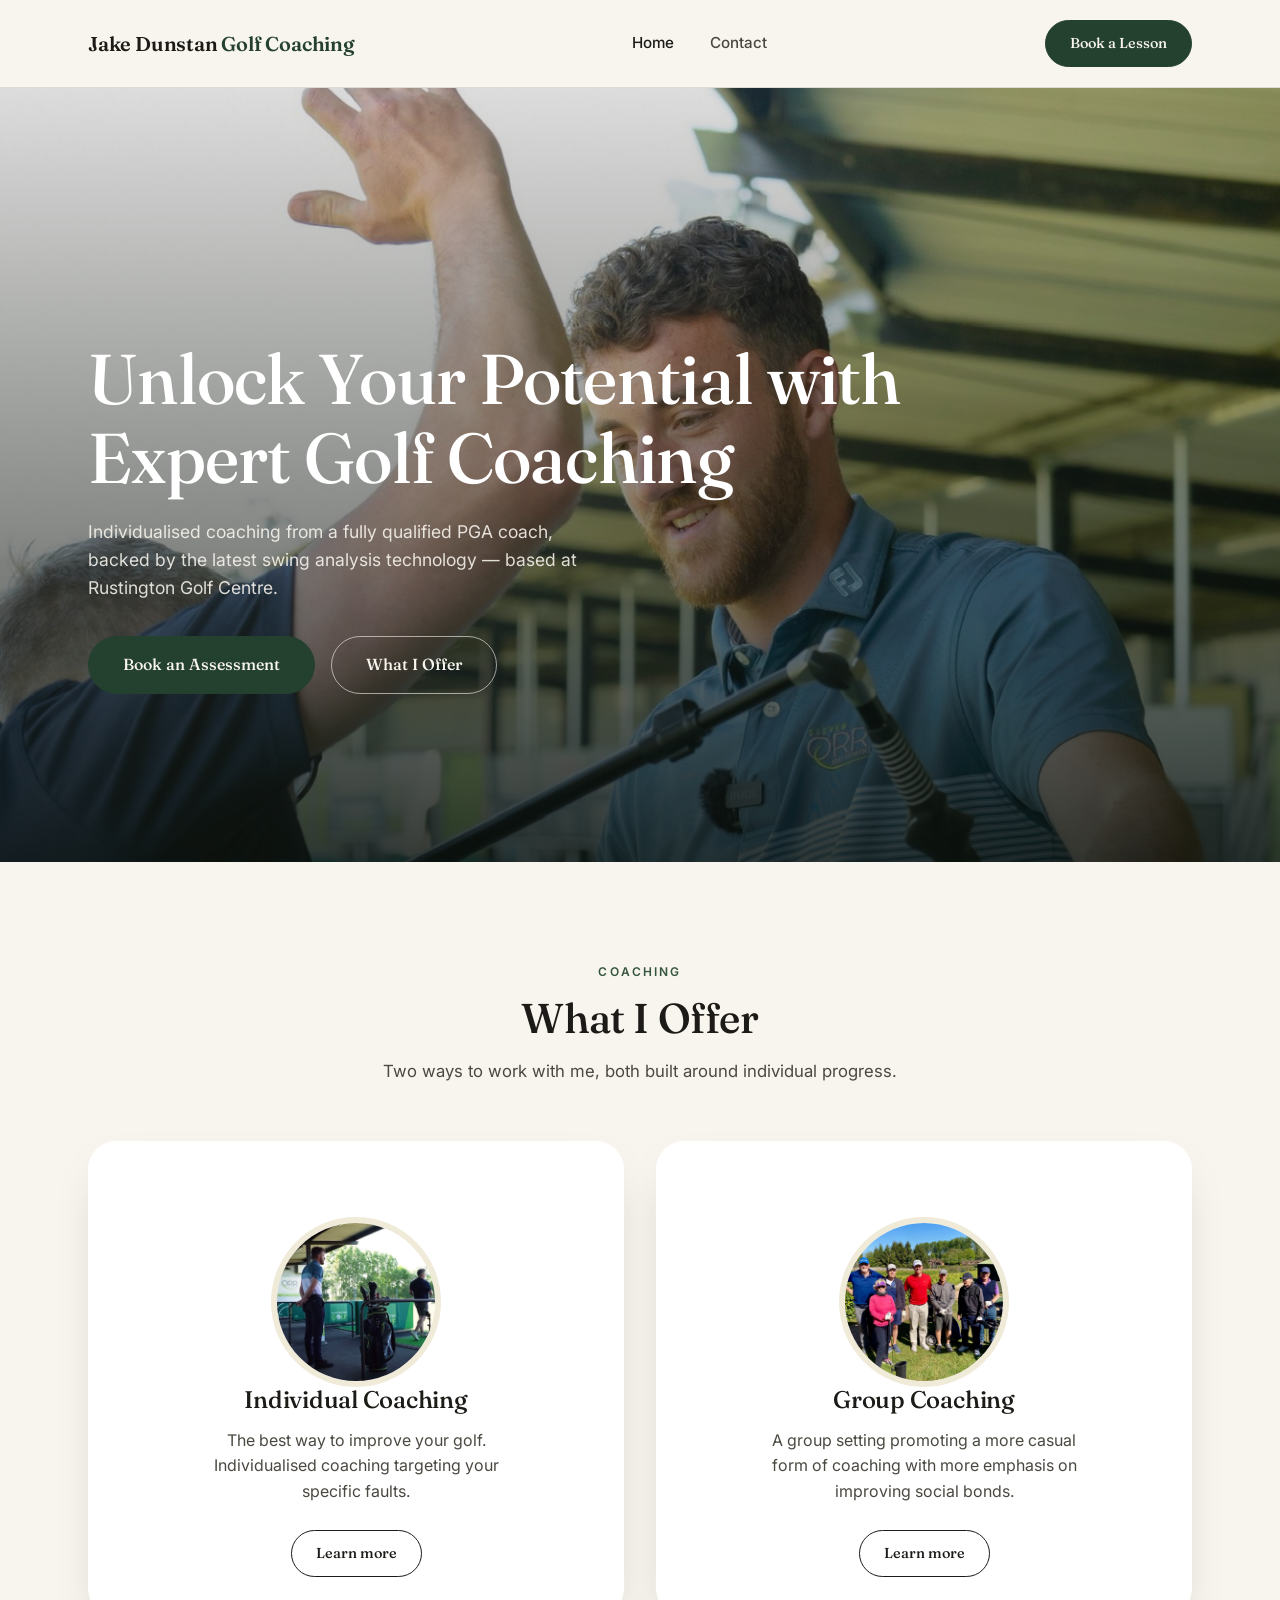
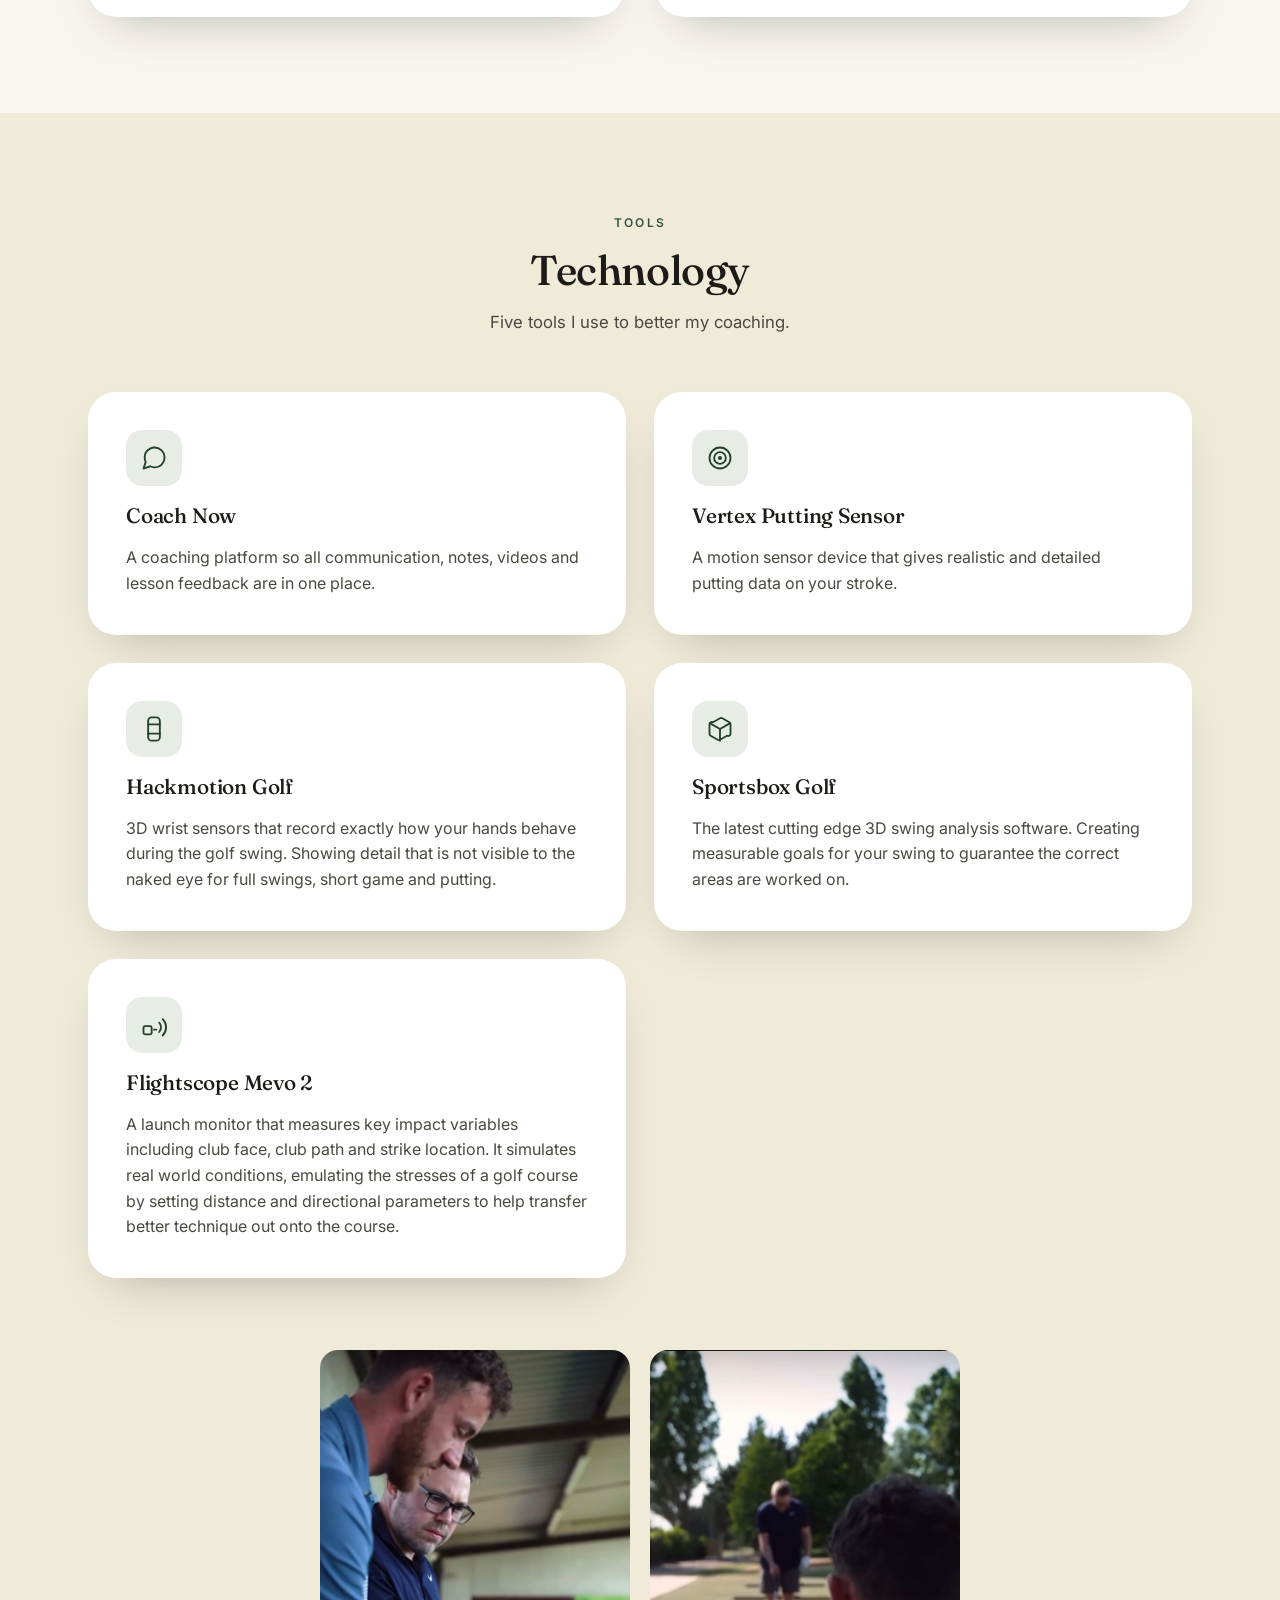
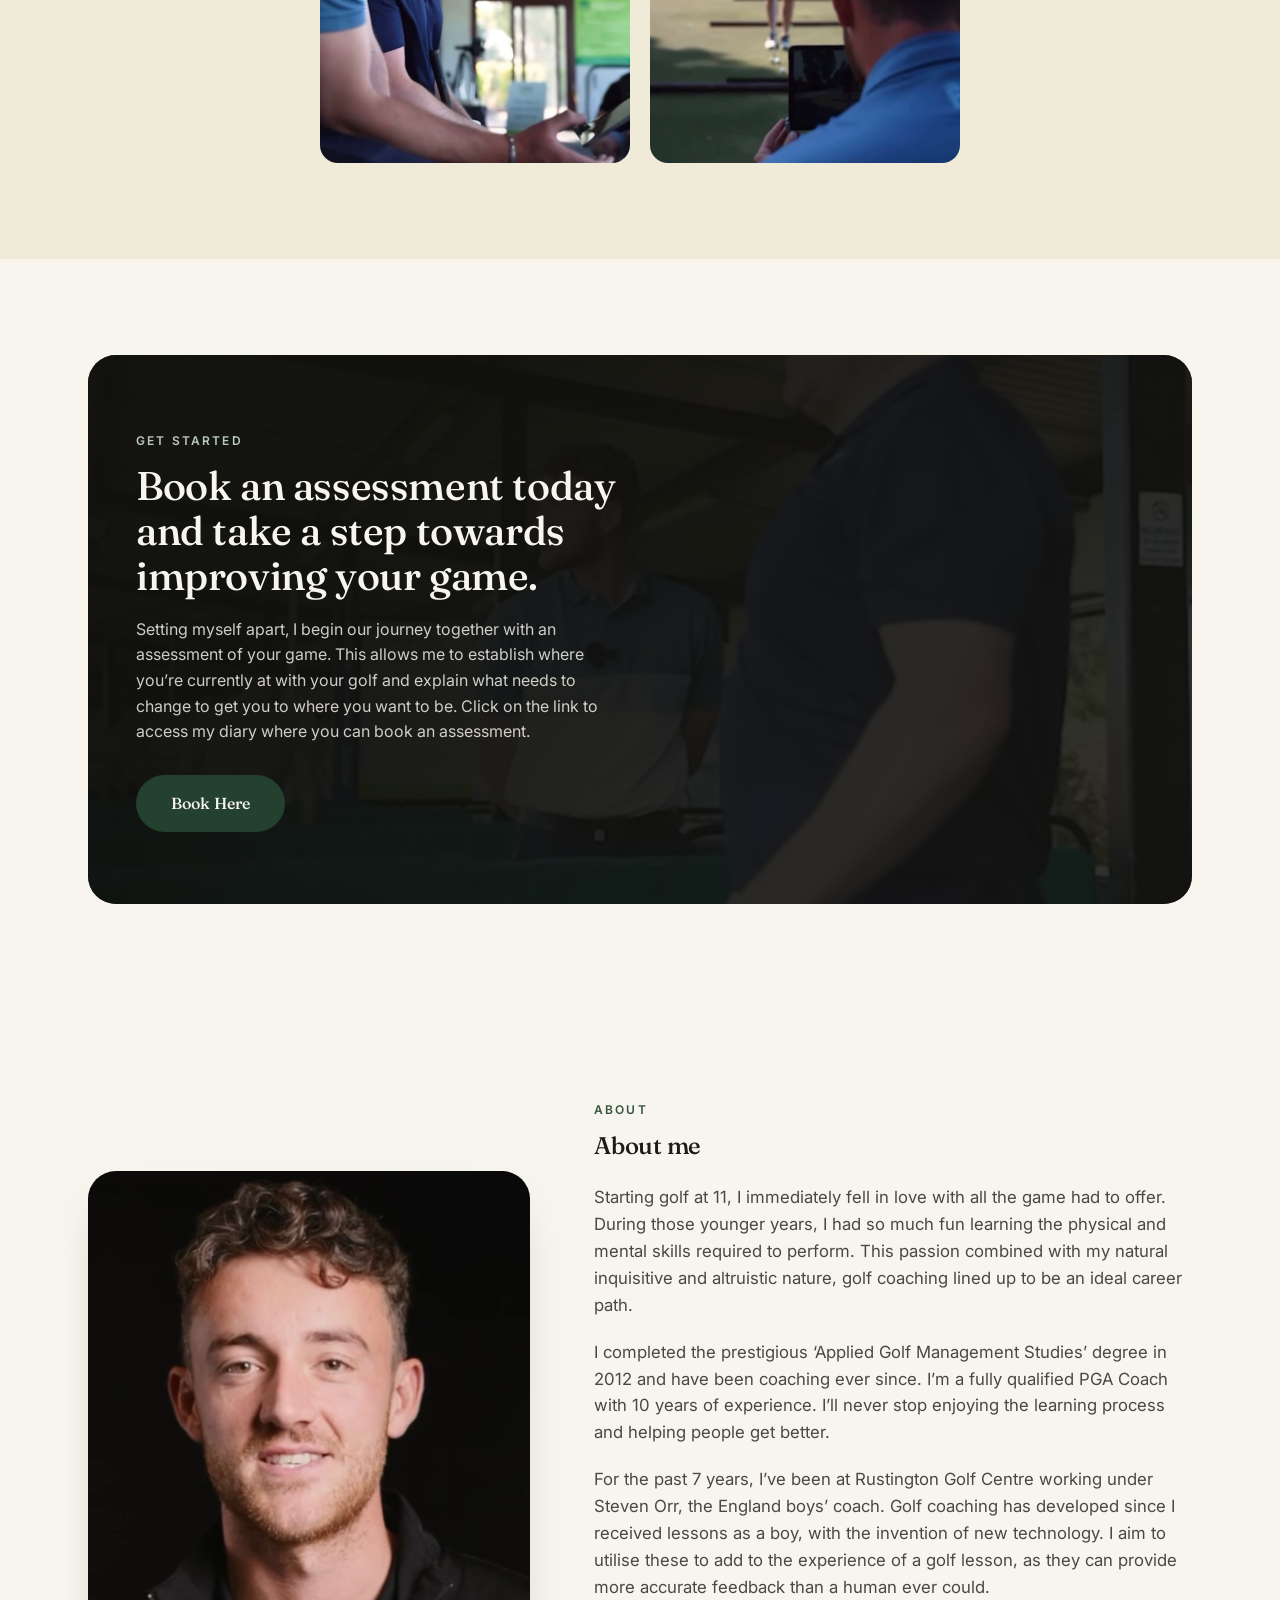
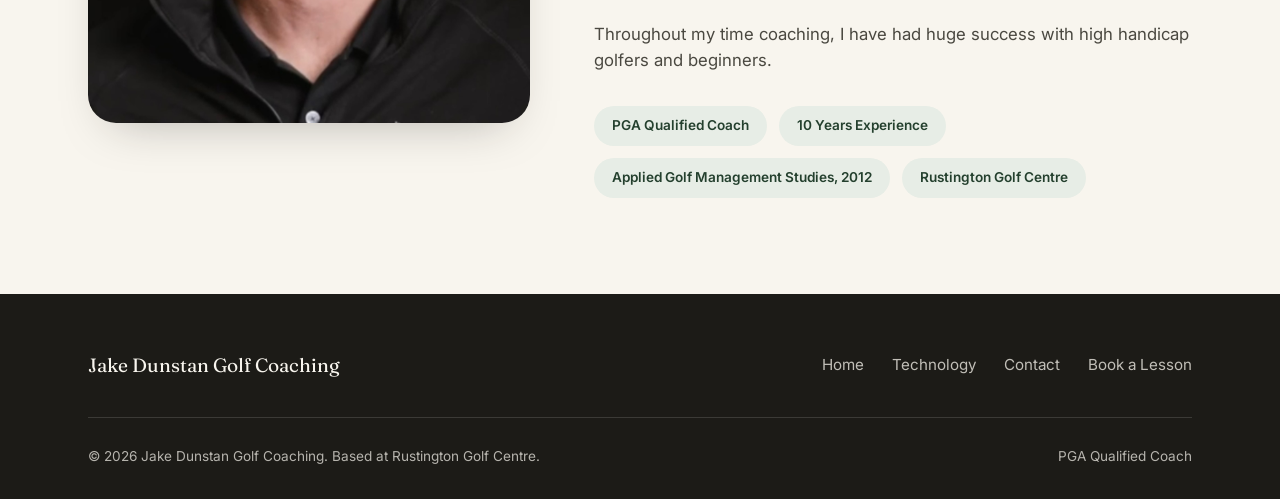
<file: jake-dunstan-golf/index.html>
<!DOCTYPE html>
<html lang="en">
<head>
<meta charset="UTF-8">
<meta name="viewport" content="width=device-width, initial-scale=1.0">
<title>Jake Dunstan Golf Coaching | Unlock Your Potential</title>
<meta name="description" content="Expert golf coaching with Jake Dunstan, PGA qualified coach at Rustington Golf Centre. Individual and group lessons for all levels.">
<link rel="stylesheet" href="styles.css">
</head>
<body>

<header class="site-header">
  <div class="nav-row container">
    <a href="index.html" class="logo">Jake Dunstan <span>Golf Coaching</span></a>
    <nav class="nav-links">
      <a href="index.html" class="nav-link active">Home</a>
      <a href="contact.html" class="nav-link">Contact</a>
    </nav>
    <div class="nav-cta">
      <a href="https://jakedunstan.proagenda.com/" target="_blank" rel="noopener" class="btn btn-primary btn-small">Book a Lesson</a>
      <button class="nav-toggle" aria-label="Toggle menu">
        <span></span><span></span><span></span>
      </button>
    </div>
  </div>
  <div class="mobile-menu">
    <a href="index.html">Home</a>
    <a href="individual-coaching.html">Individual Coaching</a>
    <a href="group-coaching.html">Group Coaching</a>
    <a href="contact.html">Contact</a>
    <a href="https://jakedunstan.proagenda.com/" target="_blank" rel="noopener">Book a Lesson</a>
  </div>
</header>

<section class="hero">
  <img src="assets/photos/hero.jpeg" alt="Jake Dunstan coaching a student on the driving range">
  <div class="hero-content">
    <h1>Unlock Your Potential with Expert Golf Coaching</h1>
    <p class="hero-sub">Individualised coaching from a fully qualified PGA coach, backed by the latest swing analysis technology &mdash; based at Rustington Golf Centre.</p>
    <div class="hero-actions">
      <a href="https://jakedunstan.proagenda.com/" target="_blank" rel="noopener" class="btn btn-primary">Book an Assessment</a>
      <a href="#offer" class="btn btn-outline-light">What I Offer</a>
    </div>
  </div>
</section>

<section id="offer">
  <div class="container">
    <div class="section-head">
      <span class="eyebrow">Coaching</span>
      <h2>What I Offer</h2>
      <p>Two ways to work with me, both built around individual progress.</p>
    </div>
    <div class="offer-grid">
      <div class="offer-card">
        <div class="offer-photo">
          <img src="assets/photos/coaching-1.jpeg" alt="Jake Dunstan reviewing swing data with a student">
        </div>
        <h3>Individual Coaching</h3>
        <p>The best way to improve your golf. Individualised coaching targeting your specific faults.</p>
        <a href="individual-coaching.html" class="btn btn-outline btn-small">Learn more</a>
      </div>
      <div class="offer-card">
        <div class="offer-photo">
          <img src="assets/photos/IMG_0443.jpeg" alt="Group coaching session at Rustington Golf Centre" style="object-position: center 82%;">
        </div>
        <h3>Group Coaching</h3>
        <p>A group setting promoting a more casual form of coaching with more emphasis on improving social bonds.</p>
        <a href="group-coaching.html" class="btn btn-outline btn-small">Learn more</a>
      </div>
    </div>
  </div>
</section>

<section style="background: var(--cream-alt);">
  <div class="container">
    <div class="section-head">
      <span class="eyebrow">Tools</span>
      <h2>Technology</h2>
      <p>Five tools I use to better my coaching.</p>
    </div>

    <div class="tech-grid">
      <div class="tech-card">
        <div class="tech-icon">
          <svg viewBox="0 0 24 24" fill="none" stroke="currentColor" stroke-width="1.6" stroke-linecap="round" stroke-linejoin="round"><path d="M21 11.5a8.38 8.38 0 0 1-.9 3.8 8.5 8.5 0 0 1-7.6 4.7 8.38 8.38 0 0 1-3.8-.9L3 21l1.9-5.7a8.38 8.38 0 0 1-.9-3.8 8.5 8.5 0 0 1 4.7-7.6 8.38 8.38 0 0 1 3.8-.9h.5a8.48 8.48 0 0 1 8 8v.5z"/></svg>
        </div>
        <h3>Coach Now</h3>
        <p>A coaching platform so all communication, notes, videos and lesson feedback are in one place.</p>
      </div>

      <div class="tech-card">
        <div class="tech-icon">
          <svg viewBox="0 0 24 24" fill="none" stroke="currentColor" stroke-width="1.6" stroke-linecap="round" stroke-linejoin="round"><circle cx="12" cy="12" r="9"/><circle cx="12" cy="12" r="5"/><circle cx="12" cy="12" r="1"/></svg>
        </div>
        <h3>Vertex Putting Sensor</h3>
        <p>A motion sensor device that gives realistic and detailed putting data on your stroke.</p>
      </div>

      <div class="tech-card">
        <div class="tech-icon">
          <svg viewBox="0 0 24 24" fill="none" stroke="currentColor" stroke-width="1.6" stroke-linecap="round" stroke-linejoin="round"><rect x="7" y="2" width="10" height="20" rx="3"/><path d="M7 8h10M7 16h10"/></svg>
        </div>
        <h3>Hackmotion Golf</h3>
        <p>3D wrist sensors that record exactly how your hands behave during the golf swing. Showing detail that is not visible to the naked eye for full swings, short game and putting.</p>
      </div>

      <div class="tech-card">
        <div class="tech-icon">
          <svg viewBox="0 0 24 24" fill="none" stroke="currentColor" stroke-width="1.6" stroke-linecap="round" stroke-linejoin="round"><path d="M21 16V8a2 2 0 0 0-1-1.73l-6-3.46a2 2 0 0 0-2 0l-6 3.46A2 2 0 0 0 3 8v8a2 2 0 0 0 1 1.73l6 3.46a2 2 0 0 0 2 0l6-3.46A2 2 0 0 0 21 16z"/><path d="M3.27 6.96 12 12l8.73-5.04M12 22.08V12"/></svg>
        </div>
        <h3>Sportsbox Golf</h3>
        <p>The latest cutting edge 3D swing analysis software. Creating measurable goals for your swing to guarantee the correct areas are worked on.</p>
      </div>

      <div class="tech-card">
        <div class="tech-icon">
          <svg viewBox="0 0 24 24" fill="none" stroke="currentColor" stroke-width="1.6" stroke-linecap="round" stroke-linejoin="round"><rect x="3" y="13" width="7" height="7" rx="1.3"/><path d="M12 16h2"/><path d="M16.5 10a6 6 0 0 1 0 8"/><path d="M19.5 7a10 10 0 0 1 0 14"/></svg>
        </div>
        <h3>Flightscope Mevo 2</h3>
        <p>A launch monitor that measures key impact variables including club face, club path and strike location. It simulates real world conditions, emulating the stresses of a golf course by setting distance and directional parameters to help transfer better technique out onto the course.</p>
      </div>
    </div>

    <div class="photo-strip" style="grid-template-columns: repeat(2, 1fr); max-width: 640px; margin-left:auto; margin-right:auto;">
      <figure>
        <img src="assets/photos/coaching-2.jpeg" alt="Reviewing swing footage together">
      </figure>
      <figure>
        <img src="assets/photos/coaching-5.jpeg" alt="Filming a swing on the range">
      </figure>
    </div>
  </div>
</section>

<section>
  <div class="container">
    <div class="cta-banner">
      <img src="assets/photos/coaching-3.jpeg" alt="Student practising on the driving range">
      <div>
        <span class="eyebrow on-dark">Get Started</span>
        <h2>Book an assessment today and take a step towards improving your game.</h2>
        <p>Setting myself apart, I begin our journey together with an assessment of your game. This allows me to establish where you&rsquo;re currently at with your golf and explain what needs to change to get you to where you want to be. Click on the link to access my diary where you can book an assessment.</p>
        <a href="https://jakedunstan.proagenda.com/" target="_blank" rel="noopener" class="btn btn-primary">Book Here</a>
      </div>
    </div>
  </div>
</section>

<section>
  <div class="container">
    <div class="about-grid">
      <div class="about-photo">
        <img src="assets/photos/headshot.jpeg" alt="Jake Dunstan, PGA golf coach">
      </div>
      <div class="about-copy">
        <span class="eyebrow">About</span>
        <h2>About me</h2>
        <p>Starting golf at 11, I immediately fell in love with all the game had to offer. During those younger years, I had so much fun learning the physical and mental skills required to perform. This passion combined with my natural inquisitive and altruistic nature, golf coaching lined up to be an ideal career path.</p>
        <p>I completed the prestigious &lsquo;Applied Golf Management Studies&rsquo; degree in 2012 and have been coaching ever since. I&rsquo;m a fully qualified PGA Coach with 10 years of experience. I&rsquo;ll never stop enjoying the learning process and helping people get better.</p>
        <p>For the past 7 years, I&rsquo;ve been at Rustington Golf Centre working under Steven Orr, the England boys&rsquo; coach. Golf coaching has developed since I received lessons as a boy, with the invention of new technology. I aim to utilise these to add to the experience of a golf lesson, as they can provide more accurate feedback than a human ever could.</p>
        <p>Throughout my time coaching, I have had huge success with high handicap golfers and beginners.</p>
        <div class="credentials">
          <span class="credential-pill">PGA Qualified Coach</span>
          <span class="credential-pill">10 Years Experience</span>
          <span class="credential-pill">Applied Golf Management Studies, 2012</span>
          <span class="credential-pill">Rustington Golf Centre</span>
        </div>
      </div>
    </div>
  </div>
</section>

<footer class="site-footer">
  <div class="container">
    <div class="footer-top">
      <div class="footer-logo">Jake Dunstan Golf Coaching</div>
      <nav class="footer-links">
        <a href="index.html">Home</a>
        <a href="technology.html">Technology</a>
        <a href="contact.html">Contact</a>
        <a href="https://jakedunstan.proagenda.com/" target="_blank" rel="noopener">Book a Lesson</a>
      </nav>
    </div>
    <div class="footer-bottom">
      <span>&copy; 2026 Jake Dunstan Golf Coaching. Based at Rustington Golf Centre.</span>
      <span>PGA Qualified Coach</span>
    </div>
  </div>
</footer>

<script src="script.js"></script>
</body>
</html>
</file>
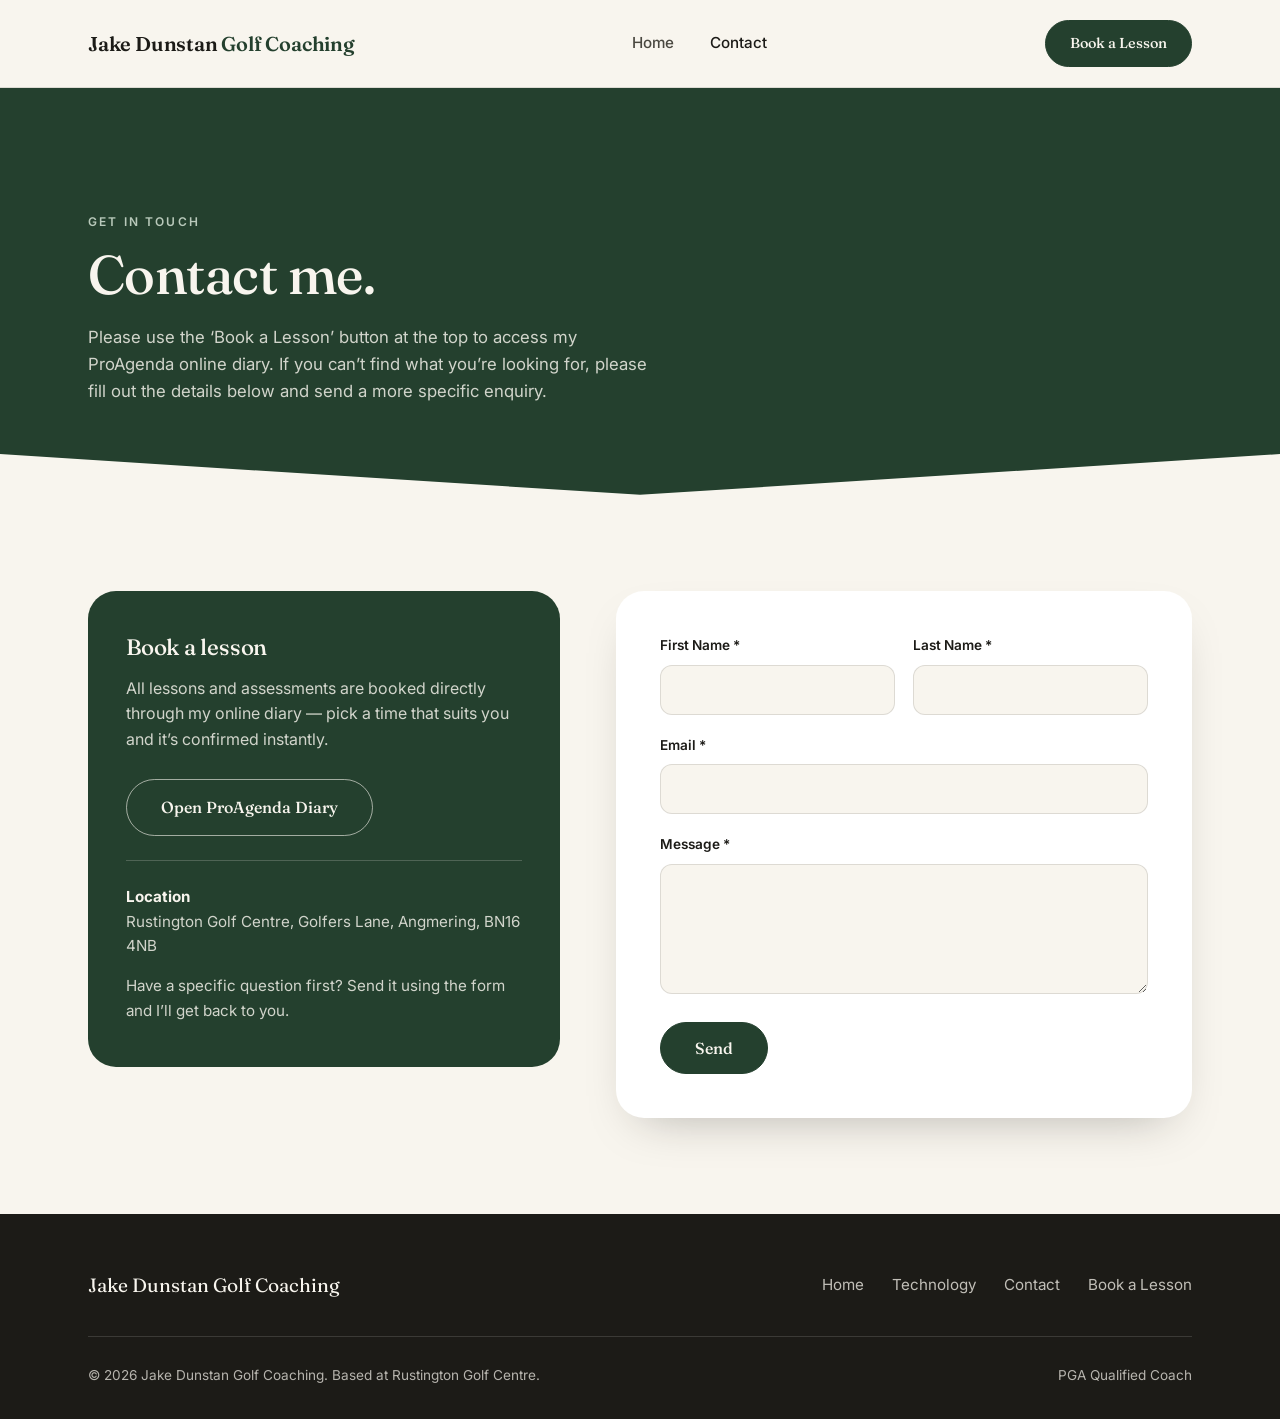
<file: jake-dunstan-golf/contact.html>
<!DOCTYPE html>
<html lang="en">
<head>
<meta charset="UTF-8">
<meta name="viewport" content="width=device-width, initial-scale=1.0">
<title>Contact | Jake Dunstan Golf Coaching</title>
<meta name="description" content="Get in touch with Jake Dunstan Golf Coaching or book a lesson at Rustington Golf Centre.">
<link rel="stylesheet" href="styles.css">
</head>
<body>

<header class="site-header">
  <div class="nav-row container">
    <a href="index.html" class="logo">Jake Dunstan <span>Golf Coaching</span></a>
    <nav class="nav-links">
      <a href="index.html" class="nav-link">Home</a>
      <a href="contact.html" class="nav-link active">Contact</a>
    </nav>
    <div class="nav-cta">
      <a href="https://jakedunstan.proagenda.com/" target="_blank" rel="noopener" class="btn btn-primary btn-small">Book a Lesson</a>
      <button class="nav-toggle" aria-label="Toggle menu">
        <span></span><span></span><span></span>
      </button>
    </div>
  </div>
  <div class="mobile-menu">
    <a href="index.html">Home</a>
    <a href="individual-coaching.html">Individual Coaching</a>
    <a href="group-coaching.html">Group Coaching</a>
    <a href="contact.html">Contact</a>
    <a href="https://jakedunstan.proagenda.com/" target="_blank" rel="noopener">Book a Lesson</a>
  </div>
</header>

<section class="page-hero">
  <div class="container">
    <span class="eyebrow on-dark">Get in Touch</span>
    <h1>Contact me.</h1>
    <p class="hero-sub">Please use the &lsquo;Book a Lesson&rsquo; button at the top to access my ProAgenda online diary. If you can&rsquo;t find what you&rsquo;re looking for, please fill out the details below and send a more specific enquiry.</p>
  </div>
</section>

<section>
  <div class="container">
    <div class="contact-grid">

      <div class="contact-info">
        <h3>Book a lesson</h3>
        <p>All lessons and assessments are booked directly through my online diary &mdash; pick a time that suits you and it&rsquo;s confirmed instantly.</p>
        <a href="https://jakedunstan.proagenda.com/" target="_blank" rel="noopener" class="btn btn-outline-light">Open ProAgenda Diary</a>
        <div class="info-line">
          <strong style="color: var(--cream);">Location</strong><br>
          Rustington Golf Centre, Golfers Lane, Angmering, BN16 4NB
        </div>
        <div class="info-line" style="border-top:none; padding-top:0; margin-top:16px;">
          Have a specific question first? Send it using the form and I&rsquo;ll get back to you.
        </div>
      </div>

      <form class="contact-form" action="https://formsubmit.co/jakedunstan94@gmail.com" method="POST">
        <input type="hidden" name="_subject" value="New enquiry from Jake Dunstan Golf Coaching website">
        <input type="hidden" name="_template" value="table">
        <input type="hidden" name="_captcha" value="false">

        <div class="form-row">
          <div class="field">
            <label for="first-name">First Name <span aria-hidden="true">*</span></label>
            <input type="text" id="first-name" name="First Name" required>
          </div>
          <div class="field">
            <label for="last-name">Last Name <span aria-hidden="true">*</span></label>
            <input type="text" id="last-name" name="Last Name" required>
          </div>
        </div>

        <div class="field">
          <label for="email">Email <span aria-hidden="true">*</span></label>
          <input type="email" id="email" name="Email" required>
        </div>

        <div class="field">
          <label for="message">Message <span aria-hidden="true">*</span></label>
          <textarea id="message" name="Message" rows="5" required></textarea>
        </div>

        <button type="submit" class="btn btn-primary">Send</button>
      </form>

    </div>
  </div>
</section>

<footer class="site-footer">
  <div class="container">
    <div class="footer-top">
      <div class="footer-logo">Jake Dunstan Golf Coaching</div>
      <nav class="footer-links">
        <a href="index.html">Home</a>
        <a href="technology.html">Technology</a>
        <a href="contact.html">Contact</a>
        <a href="https://jakedunstan.proagenda.com/" target="_blank" rel="noopener">Book a Lesson</a>
      </nav>
    </div>
    <div class="footer-bottom">
      <span>&copy; 2026 Jake Dunstan Golf Coaching. Based at Rustington Golf Centre.</span>
      <span>PGA Qualified Coach</span>
    </div>
  </div>
</footer>

<script src="script.js"></script>
</body>
</html>
</file>
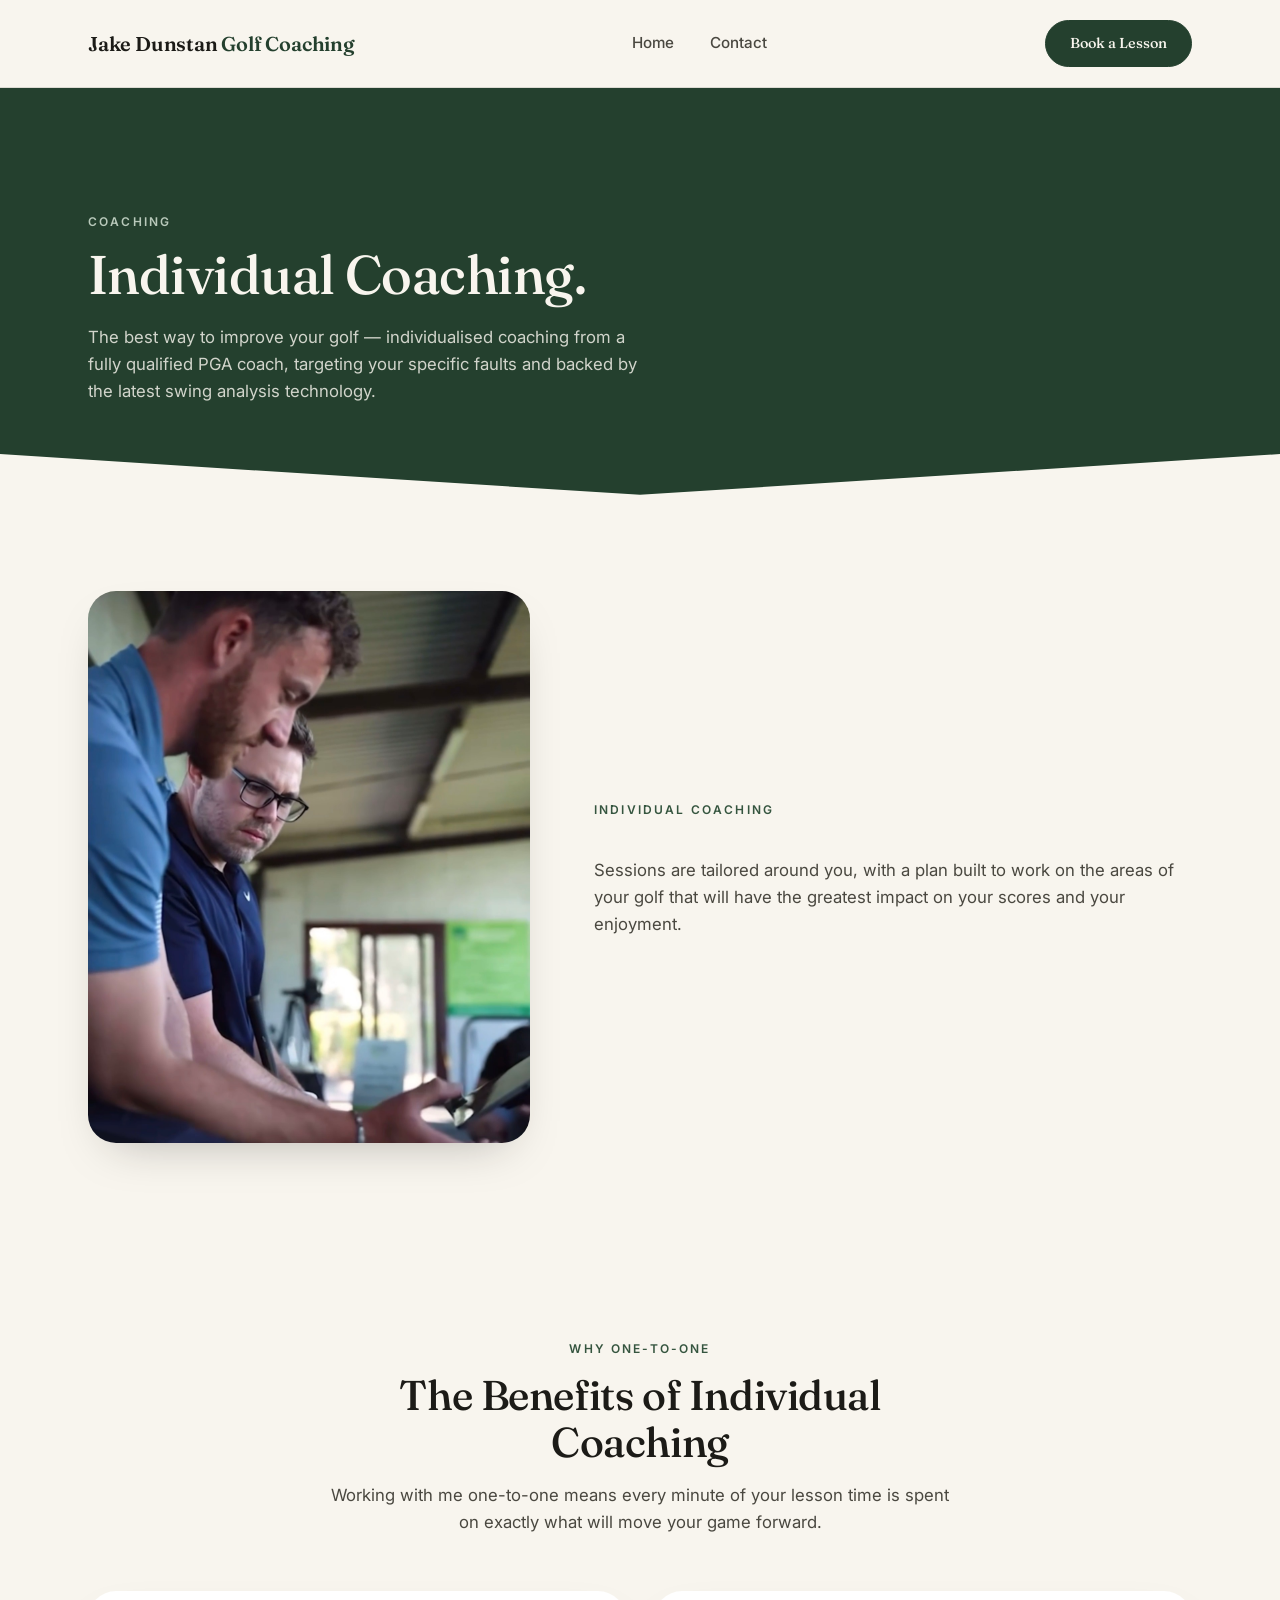
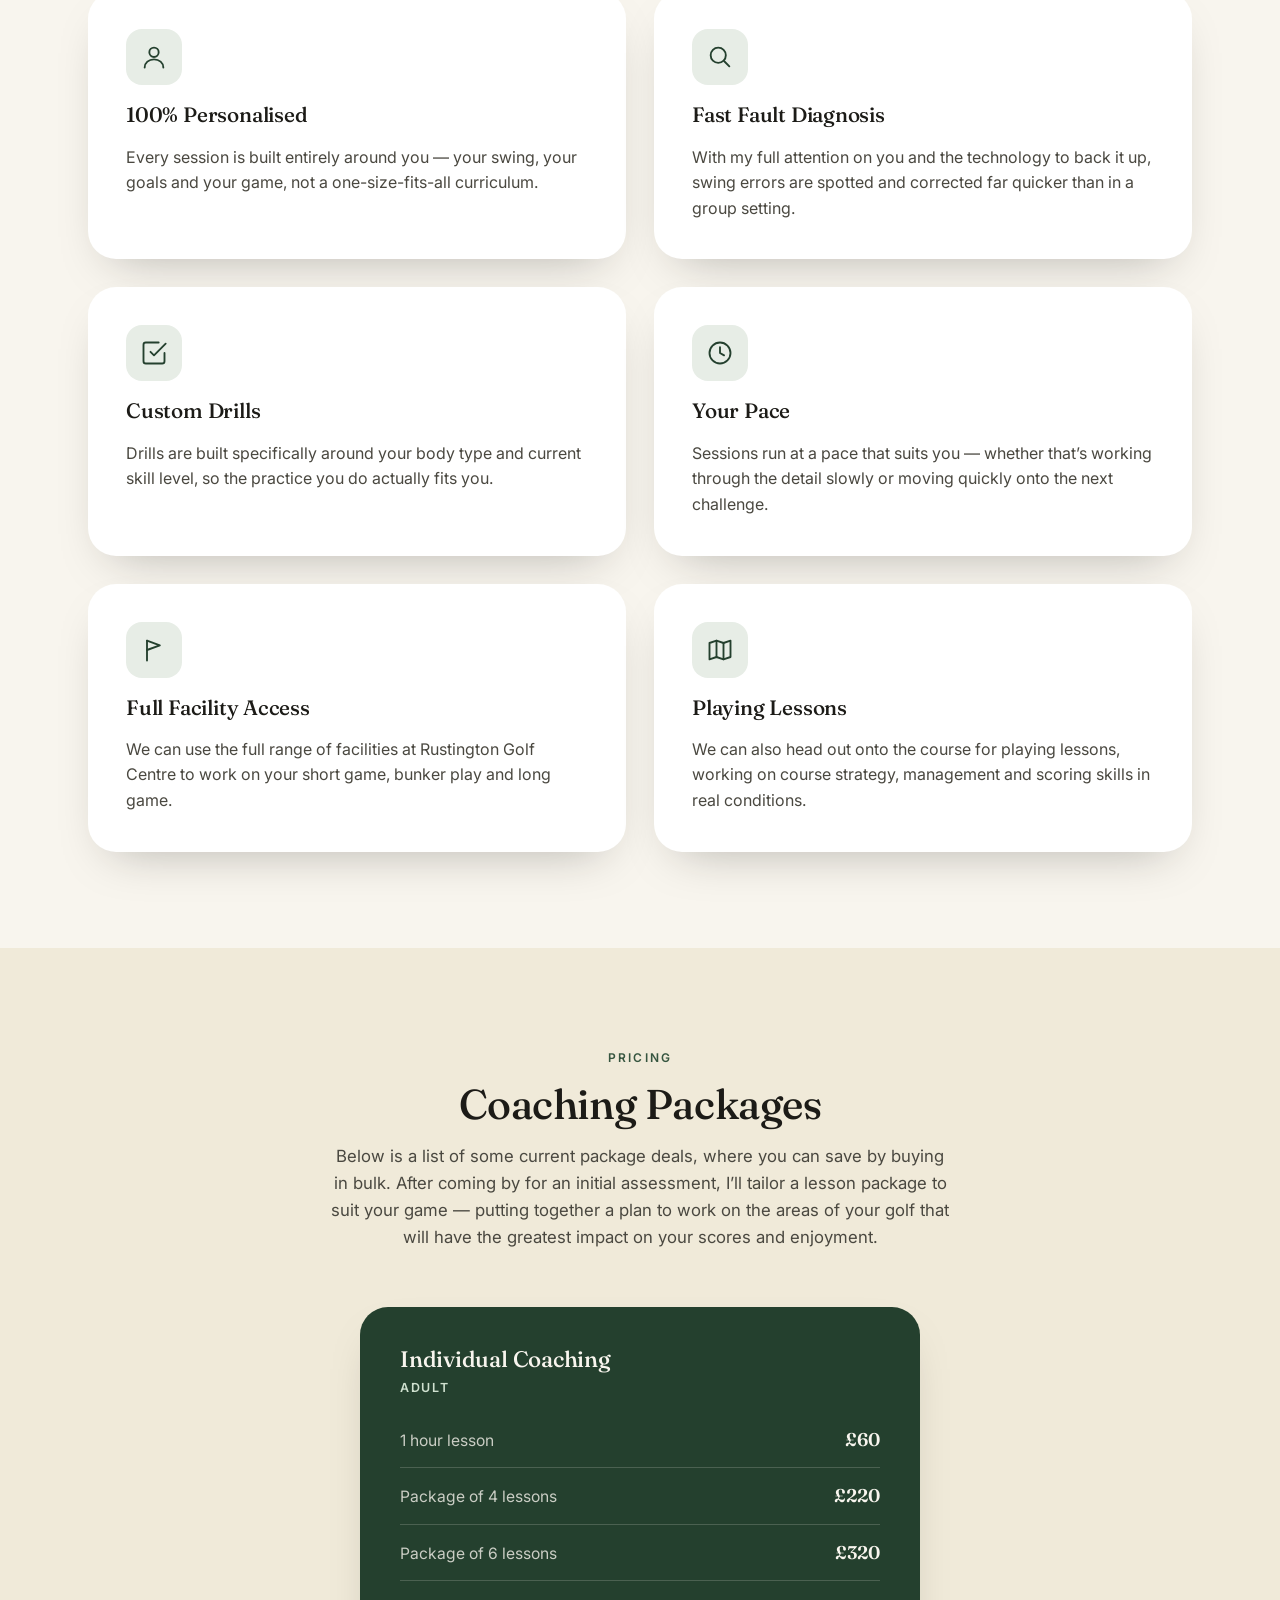
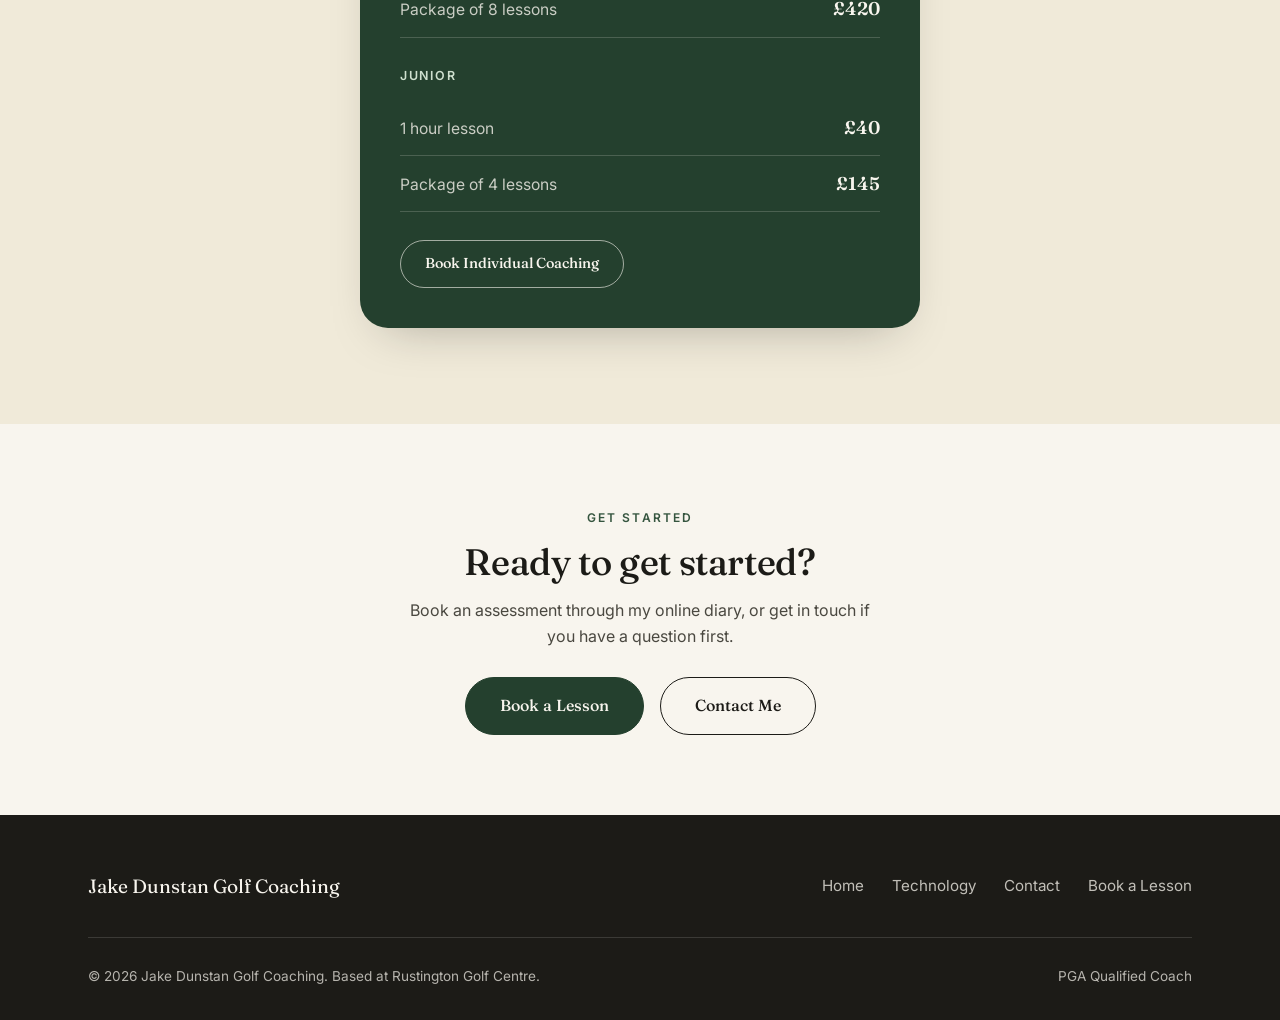
<file: jake-dunstan-golf/individual-coaching.html>
<!DOCTYPE html>
<html lang="en">
<head>
<meta charset="UTF-8">
<meta name="viewport" content="width=device-width, initial-scale=1.0">
<title>Individual Coaching | Jake Dunstan Golf Coaching</title>
<meta name="description" content="Individual golf coaching with Jake Dunstan at Rustington Golf Centre &mdash; personalised lessons targeting your specific faults.">
<link rel="stylesheet" href="styles.css">
</head>
<body>

<header class="site-header">
  <div class="nav-row container">
    <a href="index.html" class="logo">Jake Dunstan <span>Golf Coaching</span></a>
    <nav class="nav-links">
      <a href="index.html" class="nav-link">Home</a>
      <a href="contact.html" class="nav-link">Contact</a>
    </nav>
    <div class="nav-cta">
      <a href="https://jakedunstan.proagenda.com/" target="_blank" rel="noopener" class="btn btn-primary btn-small">Book a Lesson</a>
      <button class="nav-toggle" aria-label="Toggle menu">
        <span></span><span></span><span></span>
      </button>
    </div>
  </div>
  <div class="mobile-menu">
    <a href="index.html">Home</a>
    <a href="individual-coaching.html">Individual Coaching</a>
    <a href="group-coaching.html">Group Coaching</a>
    <a href="contact.html">Contact</a>
    <a href="https://jakedunstan.proagenda.com/" target="_blank" rel="noopener">Book a Lesson</a>
  </div>
</header>

<section class="page-hero">
  <div class="container">
    <span class="eyebrow on-dark">Coaching</span>
    <h1>Individual Coaching.</h1>
    <p class="hero-sub">The best way to improve your golf &mdash; individualised coaching from a fully qualified PGA coach, targeting your specific faults and backed by the latest swing analysis technology.</p>
  </div>
</section>

<section>
  <div class="container">
    <div class="about-grid">
      <div class="about-photo">
        <img src="assets/photos/coaching-2.jpeg" alt="Jake Dunstan coaching a student">
      </div>
      <div class="about-copy">
        <span class="eyebrow">Individual Coaching</span>
        <p>Sessions are tailored around you, with a plan built to work on the areas of your golf that will have the greatest impact on your scores and your enjoyment.</p>
      </div>
    </div>
  </div>
</section>

<section>
  <div class="container">
    <div class="section-head">
      <span class="eyebrow">Why One-to-One</span>
      <h2>The Benefits of Individual Coaching</h2>
      <p>Working with me one-to-one means every minute of your lesson time is spent on exactly what will move your game forward.</p>
    </div>

    <div class="tech-grid">
      <div class="tech-card">
        <div class="tech-icon">
          <svg viewBox="0 0 24 24" fill="none" stroke="currentColor" stroke-width="1.6" stroke-linecap="round" stroke-linejoin="round"><circle cx="12" cy="8" r="4"/><path d="M4 21c0-4 3.5-7 8-7s8 3 8 7"/></svg>
        </div>
        <h3>100% Personalised</h3>
        <p>Every session is built entirely around you &mdash; your swing, your goals and your game, not a one-size-fits-all curriculum.</p>
      </div>

      <div class="tech-card">
        <div class="tech-icon">
          <svg viewBox="0 0 24 24" fill="none" stroke="currentColor" stroke-width="1.6" stroke-linecap="round" stroke-linejoin="round"><circle cx="10.5" cy="10.5" r="6.5"/><path d="M20 20l-4.35-4.35"/></svg>
        </div>
        <h3>Fast Fault Diagnosis</h3>
        <p>With my full attention on you and the technology to back it up, swing errors are spotted and corrected far quicker than in a group setting.</p>
      </div>

      <div class="tech-card">
        <div class="tech-icon">
          <svg viewBox="0 0 24 24" fill="none" stroke="currentColor" stroke-width="1.6" stroke-linecap="round" stroke-linejoin="round"><path d="M9 11l3 3L22 4"/><path d="M21 12v7a2 2 0 0 1-2 2H5a2 2 0 0 1-2-2V5a2 2 0 0 1 2-2h11"/></svg>
        </div>
        <h3>Custom Drills</h3>
        <p>Drills are built specifically around your body type and current skill level, so the practice you do actually fits you.</p>
      </div>

      <div class="tech-card">
        <div class="tech-icon">
          <svg viewBox="0 0 24 24" fill="none" stroke="currentColor" stroke-width="1.6" stroke-linecap="round" stroke-linejoin="round"><circle cx="12" cy="12" r="9"/><path d="M12 7v5l3.5 2"/></svg>
        </div>
        <h3>Your Pace</h3>
        <p>Sessions run at a pace that suits you &mdash; whether that&rsquo;s working through the detail slowly or moving quickly onto the next challenge.</p>
      </div>

      <div class="tech-card">
        <div class="tech-icon">
          <svg viewBox="0 0 24 24" fill="none" stroke="currentColor" stroke-width="1.6" stroke-linecap="round" stroke-linejoin="round"><path d="M6 21V4"/><path d="M6 4l11 4-11 4"/></svg>
        </div>
        <h3>Full Facility Access</h3>
        <p>We can use the full range of facilities at Rustington Golf Centre to work on your short game, bunker play and long game.</p>
      </div>

      <div class="tech-card">
        <div class="tech-icon">
          <svg viewBox="0 0 24 24" fill="none" stroke="currentColor" stroke-width="1.6" stroke-linecap="round" stroke-linejoin="round"><path d="M3 6l6-2 6 2 6-2v14l-6 2-6-2-6 2z"/><path d="M9 4v14M15 6v14"/></svg>
        </div>
        <h3>Playing Lessons</h3>
        <p>We can also head out onto the course for playing lessons, working on course strategy, management and scoring skills in real conditions.</p>
      </div>
    </div>
  </div>
</section>

<section style="background: var(--cream-alt);">
  <div class="container">
    <div class="section-head">
      <span class="eyebrow">Pricing</span>
      <h2>Coaching Packages</h2>
      <p>Below is a list of some current package deals, where you can save by buying in bulk. After coming by for an initial assessment, I&rsquo;ll tailor a lesson package to suit your game &mdash; putting together a plan to work on the areas of your golf that will have the greatest impact on your scores and enjoyment.</p>
    </div>

    <div class="price-card accent" style="max-width: 560px; margin: 0 auto;">
      <h3>Individual Coaching</h3>

      <div class="tier-label">Adult</div>
      <div class="price-row">
        <span class="desc">1 hour lesson</span>
        <span class="amount">&pound;60</span>
      </div>
      <div class="price-row">
        <span class="desc">Package of 4 lessons</span>
        <span class="amount">&pound;220</span>
      </div>
      <div class="price-row">
        <span class="desc">Package of 6 lessons</span>
        <span class="amount">&pound;320</span>
      </div>
      <div class="price-row">
        <span class="desc">Package of 8 lessons</span>
        <span class="amount">&pound;420</span>
      </div>

      <div class="tier-label">Junior</div>
      <div class="price-row">
        <span class="desc">1 hour lesson</span>
        <span class="amount">&pound;40</span>
      </div>
      <div class="price-row">
        <span class="desc">Package of 4 lessons</span>
        <span class="amount">&pound;145</span>
      </div>

      <a href="https://jakedunstan.proagenda.com/" target="_blank" rel="noopener" class="btn btn-outline-light btn-small" style="margin-top:28px;">Book Individual Coaching</a>
    </div>
  </div>
</section>

<section style="padding-top: 80px; padding-bottom: 80px;">
  <div class="container text-center">
    <span class="eyebrow">Get Started</span>
    <h2 style="font-size: clamp(1.7rem, 3vw, 2.3rem);">Ready to get started?</h2>
    <p style="margin-top: 16px; color: var(--ink-soft); max-width: 480px; margin-left:auto; margin-right:auto;">Book an assessment through my online diary, or get in touch if you have a question first.</p>
    <div class="hero-actions" style="justify-content:center; margin-top: 28px;">
      <a href="https://jakedunstan.proagenda.com/" target="_blank" rel="noopener" class="btn btn-primary">Book a Lesson</a>
      <a href="contact.html" class="btn btn-outline">Contact Me</a>
    </div>
  </div>
</section>

<footer class="site-footer">
  <div class="container">
    <div class="footer-top">
      <div class="footer-logo">Jake Dunstan Golf Coaching</div>
      <nav class="footer-links">
        <a href="index.html">Home</a>
        <a href="technology.html">Technology</a>
        <a href="contact.html">Contact</a>
        <a href="https://jakedunstan.proagenda.com/" target="_blank" rel="noopener">Book a Lesson</a>
      </nav>
    </div>
    <div class="footer-bottom">
      <span>&copy; 2026 Jake Dunstan Golf Coaching. Based at Rustington Golf Centre.</span>
      <span>PGA Qualified Coach</span>
    </div>
  </div>
</footer>

<script src="script.js"></script>
</body>
</html>
</file>
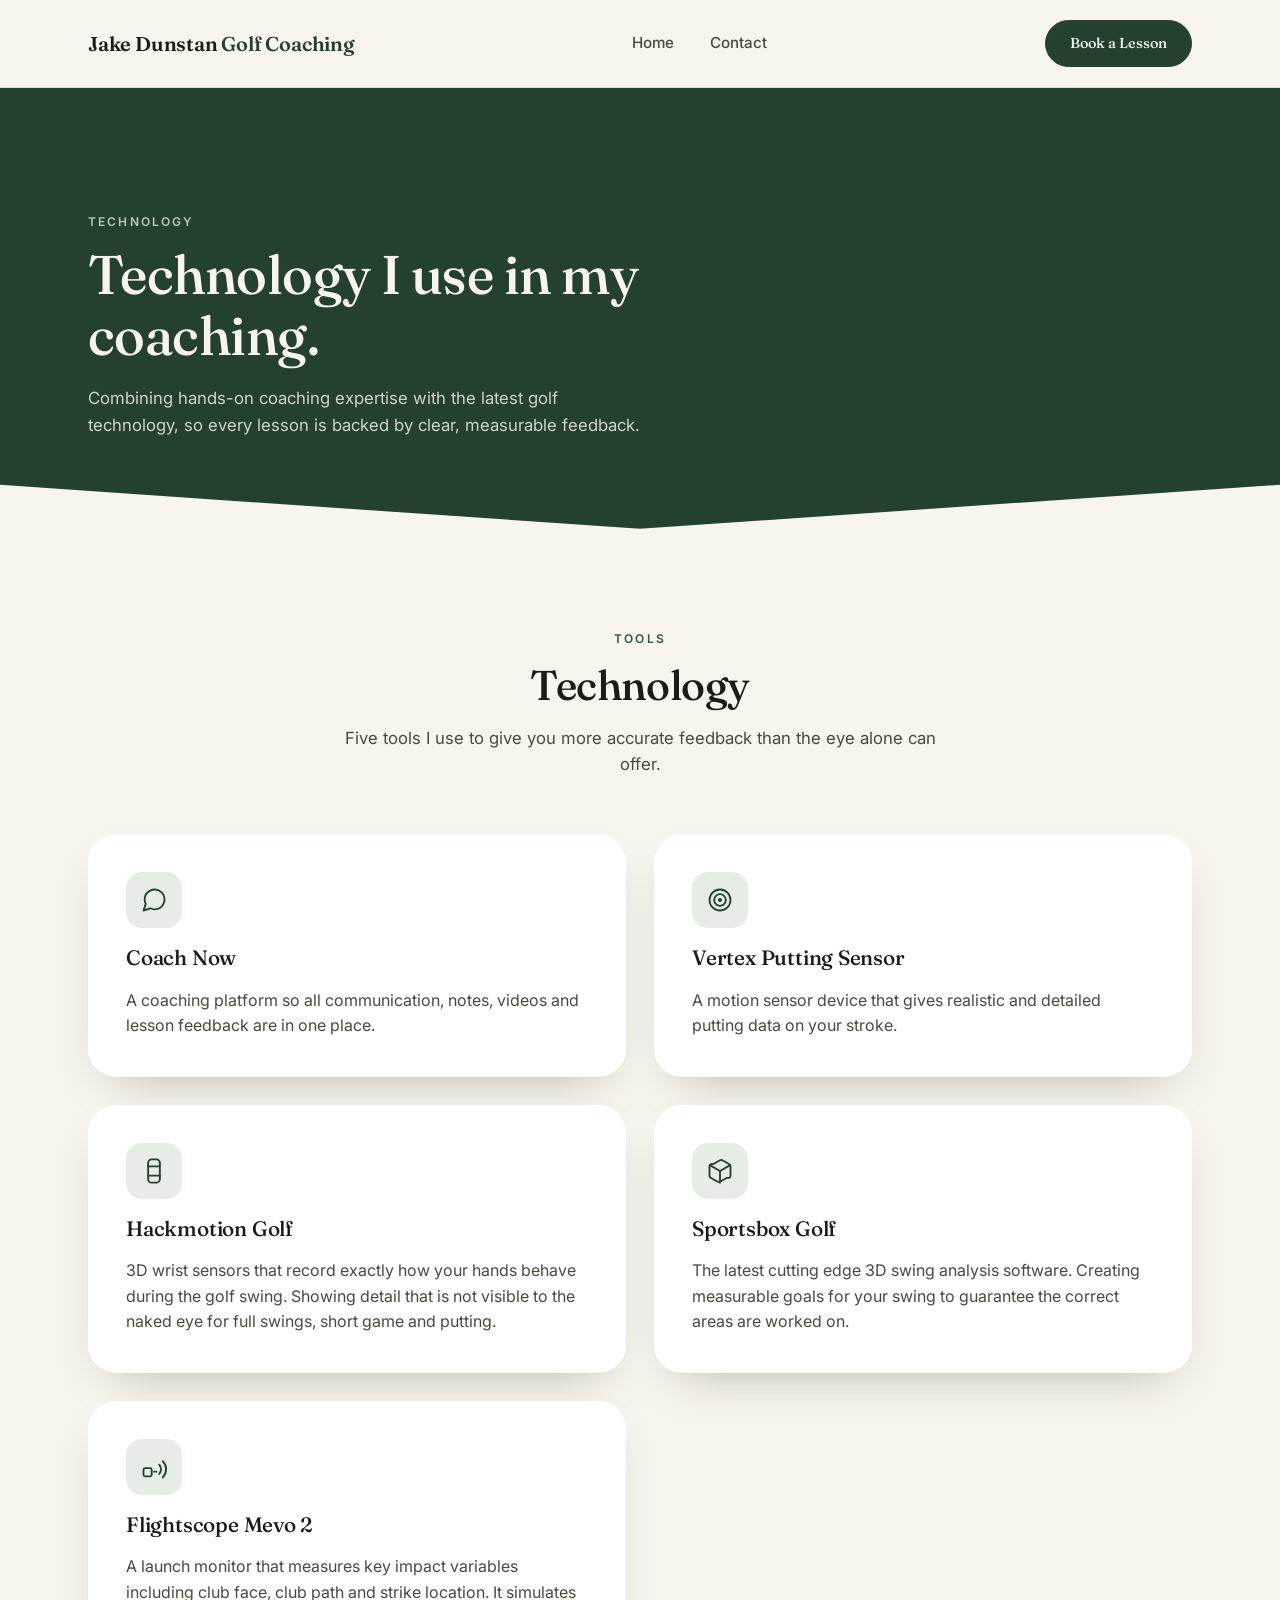
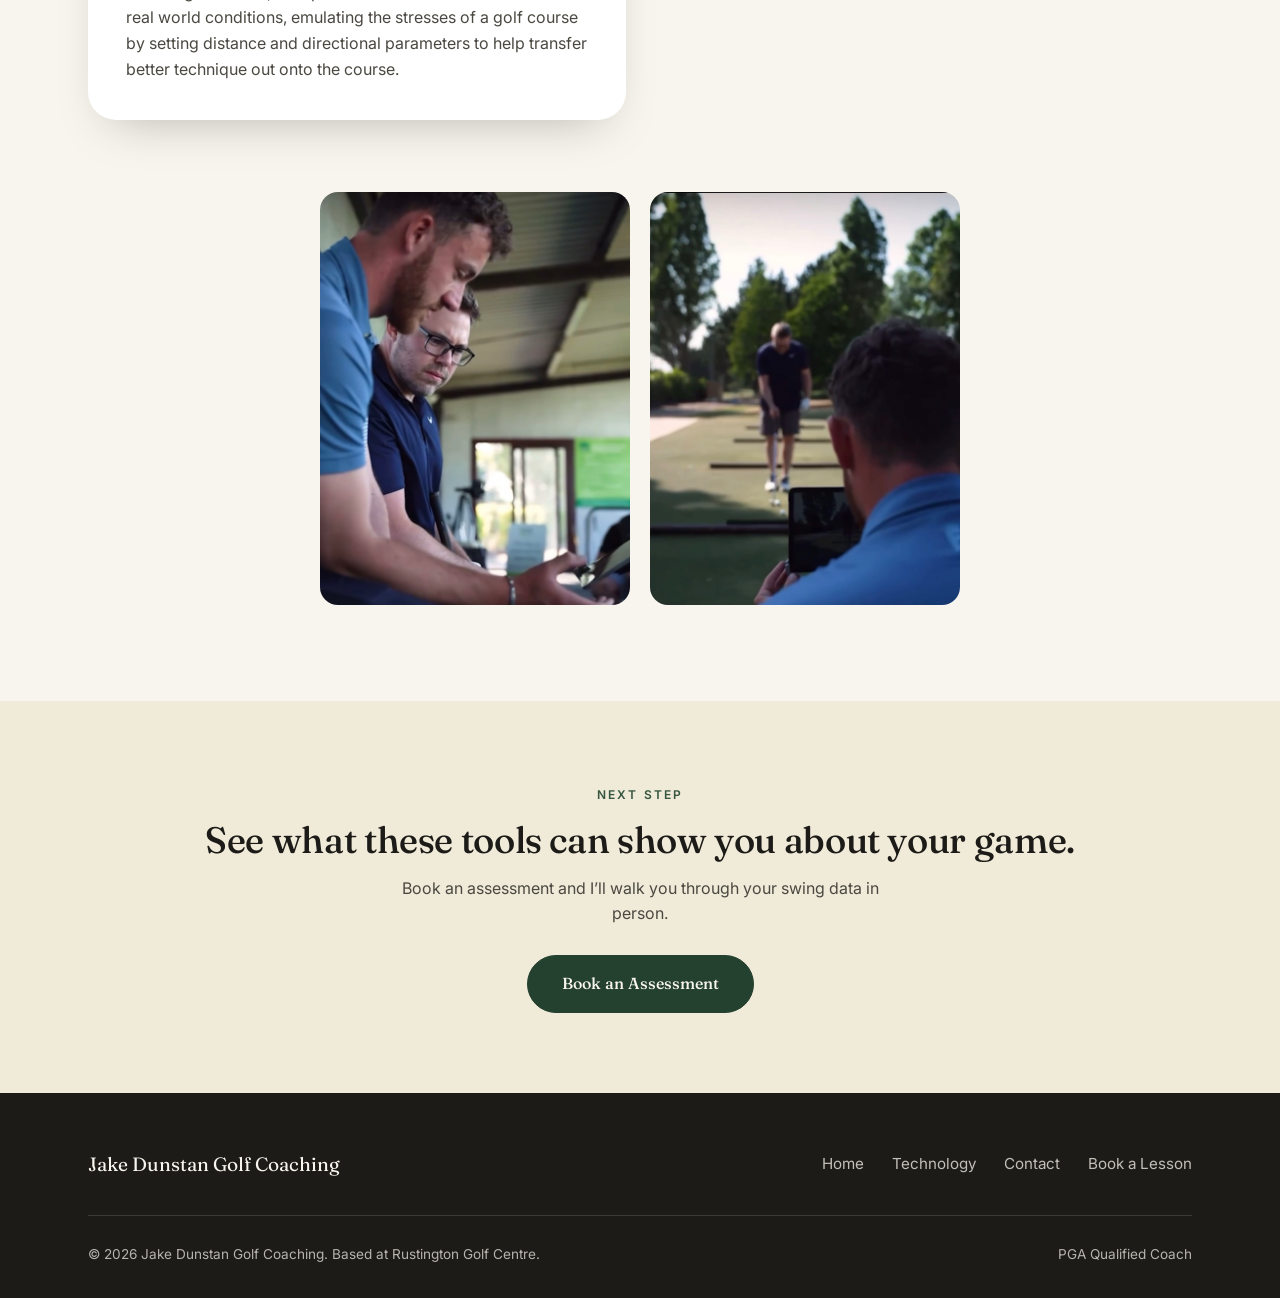
<file: jake-dunstan-golf/technology.html>
<!DOCTYPE html>
<html lang="en">
<head>
<meta charset="UTF-8">
<meta name="viewport" content="width=device-width, initial-scale=1.0">
<title>Technology | Jake Dunstan Golf Coaching</title>
<meta name="description" content="The coaching technology Jake Dunstan uses to give accurate, measurable feedback on your golf swing.">
<link rel="stylesheet" href="styles.css">
</head>
<body>

<header class="site-header">
  <div class="nav-row container">
    <a href="index.html" class="logo">Jake Dunstan <span>Golf Coaching</span></a>
    <nav class="nav-links">
      <a href="index.html" class="nav-link">Home</a>
      <a href="contact.html" class="nav-link">Contact</a>
    </nav>
    <div class="nav-cta">
      <a href="https://jakedunstan.proagenda.com/" target="_blank" rel="noopener" class="btn btn-primary btn-small">Book a Lesson</a>
      <button class="nav-toggle" aria-label="Toggle menu">
        <span></span><span></span><span></span>
      </button>
    </div>
  </div>
  <div class="mobile-menu">
    <a href="index.html">Home</a>
    <a href="individual-coaching.html">Individual Coaching</a>
    <a href="group-coaching.html">Group Coaching</a>
    <a href="contact.html">Contact</a>
    <a href="https://jakedunstan.proagenda.com/" target="_blank" rel="noopener">Book a Lesson</a>
  </div>
</header>

<section class="page-hero">
  <div class="container">
    <span class="eyebrow on-dark">Technology</span>
    <h1>Technology I use in my coaching.</h1>
    <p class="hero-sub">Combining hands-on coaching expertise with the latest golf technology, so every lesson is backed by clear, measurable feedback.</p>
  </div>
</section>

<section>
  <div class="container">
    <div class="section-head">
      <span class="eyebrow">Tools</span>
      <h2>Technology</h2>
      <p>Five tools I use to give you more accurate feedback than the eye alone can offer.</p>
    </div>

    <div class="tech-grid">
      <div class="tech-card">
        <div class="tech-icon">
          <svg viewBox="0 0 24 24" fill="none" stroke="currentColor" stroke-width="1.6" stroke-linecap="round" stroke-linejoin="round"><path d="M21 11.5a8.38 8.38 0 0 1-.9 3.8 8.5 8.5 0 0 1-7.6 4.7 8.38 8.38 0 0 1-3.8-.9L3 21l1.9-5.7a8.38 8.38 0 0 1-.9-3.8 8.5 8.5 0 0 1 4.7-7.6 8.38 8.38 0 0 1 3.8-.9h.5a8.48 8.48 0 0 1 8 8v.5z"/></svg>
        </div>
        <h3>Coach Now</h3>
        <p>A coaching platform so all communication, notes, videos and lesson feedback are in one place.</p>
      </div>

      <div class="tech-card">
        <div class="tech-icon">
          <svg viewBox="0 0 24 24" fill="none" stroke="currentColor" stroke-width="1.6" stroke-linecap="round" stroke-linejoin="round"><circle cx="12" cy="12" r="9"/><circle cx="12" cy="12" r="5"/><circle cx="12" cy="12" r="1"/></svg>
        </div>
        <h3>Vertex Putting Sensor</h3>
        <p>A motion sensor device that gives realistic and detailed putting data on your stroke.</p>
      </div>

      <div class="tech-card">
        <div class="tech-icon">
          <svg viewBox="0 0 24 24" fill="none" stroke="currentColor" stroke-width="1.6" stroke-linecap="round" stroke-linejoin="round"><rect x="7" y="2" width="10" height="20" rx="3"/><path d="M7 8h10M7 16h10"/></svg>
        </div>
        <h3>Hackmotion Golf</h3>
        <p>3D wrist sensors that record exactly how your hands behave during the golf swing. Showing detail that is not visible to the naked eye for full swings, short game and putting.</p>
      </div>

      <div class="tech-card">
        <div class="tech-icon">
          <svg viewBox="0 0 24 24" fill="none" stroke="currentColor" stroke-width="1.6" stroke-linecap="round" stroke-linejoin="round"><path d="M21 16V8a2 2 0 0 0-1-1.73l-6-3.46a2 2 0 0 0-2 0l-6 3.46A2 2 0 0 0 3 8v8a2 2 0 0 0 1 1.73l6 3.46a2 2 0 0 0 2 0l6-3.46A2 2 0 0 0 21 16z"/><path d="M3.27 6.96 12 12l8.73-5.04M12 22.08V12"/></svg>
        </div>
        <h3>Sportsbox Golf</h3>
        <p>The latest cutting edge 3D swing analysis software. Creating measurable goals for your swing to guarantee the correct areas are worked on.</p>
      </div>

      <div class="tech-card">
        <div class="tech-icon">
          <svg viewBox="0 0 24 24" fill="none" stroke="currentColor" stroke-width="1.6" stroke-linecap="round" stroke-linejoin="round"><rect x="3" y="13" width="7" height="7" rx="1.3"/><path d="M12 16h2"/><path d="M16.5 10a6 6 0 0 1 0 8"/><path d="M19.5 7a10 10 0 0 1 0 14"/></svg>
        </div>
        <h3>Flightscope Mevo 2</h3>
        <p>A launch monitor that measures key impact variables including club face, club path and strike location. It simulates real world conditions, emulating the stresses of a golf course by setting distance and directional parameters to help transfer better technique out onto the course.</p>
      </div>
    </div>

    <div class="photo-strip" style="grid-template-columns: repeat(2, 1fr); max-width: 640px; margin-left:auto; margin-right:auto;">
      <figure>
        <img src="assets/photos/coaching-2.jpeg" alt="Reviewing swing footage together">
      </figure>
      <figure>
        <img src="assets/photos/coaching-5.jpeg" alt="Filming a swing on the range">
      </figure>
    </div>
  </div>
</section>

<section style="background: var(--cream-alt); padding-top: 80px; padding-bottom: 80px;">
  <div class="container text-center">
    <span class="eyebrow">Next Step</span>
    <h2 style="font-size: clamp(1.7rem, 3vw, 2.3rem);">See what these tools can show you about your game.</h2>
    <p style="margin-top: 16px; color: var(--ink-soft); max-width: 480px; margin-left:auto; margin-right:auto;">Book an assessment and I&rsquo;ll walk you through your swing data in person.</p>
    <a href="https://jakedunstan.proagenda.com/" target="_blank" rel="noopener" class="btn btn-primary" style="margin-top: 28px;">Book an Assessment</a>
  </div>
</section>

<footer class="site-footer">
  <div class="container">
    <div class="footer-top">
      <div class="footer-logo">Jake Dunstan Golf Coaching</div>
      <nav class="footer-links">
        <a href="index.html">Home</a>
        <a href="technology.html">Technology</a>
        <a href="contact.html">Contact</a>
        <a href="https://jakedunstan.proagenda.com/" target="_blank" rel="noopener">Book a Lesson</a>
      </nav>
    </div>
    <div class="footer-bottom">
      <span>&copy; 2026 Jake Dunstan Golf Coaching. Based at Rustington Golf Centre.</span>
      <span>PGA Qualified Coach</span>
    </div>
  </div>
</footer>

<script src="script.js"></script>
</body>
</html>
</file>
<file: jake-dunstan-golf/styles.css>
/* Jake Dunstan Golf Coaching — shared styles */

@import url('https://fonts.googleapis.com/css2?family=Fraunces:opsz,wght@9..144,400;9..144,500;9..144,600;9..144,700&family=Inter:wght@400;500;600;700&display=swap');

:root {
  --cream: #f8f5ee;
  --cream-alt: #f0ead9;
  --ink: #1c1b17;
  --ink-soft: #4a4840;
  --green: #24402e;
  --green-soft: #35553f;
  --green-pale: #e7ede6;
  --gold: #a9824f;
  --white: #ffffff;
  --line: rgba(28, 27, 23, 0.12);
  --shadow: 0 20px 50px -25px rgba(28, 27, 23, 0.35);
  --radius-lg: 28px;
  --radius-md: 18px;
  --container: 1160px;
}

* { box-sizing: border-box; }

html { scroll-behavior: smooth; }

body {
  margin: 0;
  background: var(--cream);
  color: var(--ink);
  font-family: 'Inter', -apple-system, BlinkMacSystemFont, sans-serif;
  font-size: 16px;
  line-height: 1.6;
  -webkit-font-smoothing: antialiased;
}

h1, h2, h3, h4 {
  font-family: 'Fraunces', Georgia, serif;
  font-weight: 500;
  line-height: 1.12;
  margin: 0;
  letter-spacing: -0.01em;
}

p { margin: 0; }

a { color: inherit; text-decoration: none; }

img { display: block; max-width: 100%; }

.container {
  max-width: var(--container);
  margin: 0 auto;
  padding: 0 28px;
}

.eyebrow {
  display: inline-block;
  font-size: 0.75rem;
  letter-spacing: 0.18em;
  text-transform: uppercase;
  font-weight: 600;
  color: var(--green-soft);
  margin-bottom: 14px;
}

.eyebrow.on-dark { color: #b9c9bb; }

/* ---------- Buttons ---------- */

.btn {
  display: inline-flex;
  align-items: center;
  justify-content: center;
  gap: 8px;
  padding: 15px 34px;
  border-radius: 999px;
  font-family: 'Fraunces', Georgia, serif;
  font-size: 1rem;
  font-weight: 500;
  border: 1.5px solid transparent;
  cursor: pointer;
  transition: transform 0.25s ease, background 0.25s ease, color 0.25s ease, border-color 0.25s ease;
  white-space: nowrap;
}

.btn:hover { transform: translateY(-2px); }

.btn-primary {
  background: var(--green);
  color: var(--cream);
  border-color: var(--green);
}
.btn-primary:hover { background: var(--green-soft); border-color: var(--green-soft); }

.btn-outline {
  background: transparent;
  color: var(--ink);
  border-color: var(--ink);
}
.btn-outline:hover { background: var(--ink); color: var(--cream); }

.btn-outline-light {
  background: transparent;
  color: var(--cream);
  border-color: rgba(248, 245, 238, 0.6);
}
.btn-outline-light:hover { background: var(--cream); color: var(--ink); border-color: var(--cream); }

.btn-small { padding: 11px 24px; font-size: 0.9rem; }

/* ---------- Header / Nav ---------- */

.site-header {
  position: sticky;
  top: 0;
  z-index: 100;
  background: rgba(248, 245, 238, 0.92);
  backdrop-filter: blur(10px);
  border-bottom: 1px solid var(--line);
}

.nav-row {
  display: flex;
  align-items: center;
  justify-content: space-between;
  padding: 20px 28px;
}

.logo {
  font-family: 'Fraunces', Georgia, serif;
  font-size: 1.25rem;
  font-weight: 600;
  letter-spacing: -0.01em;
}

.logo span { color: var(--green); }

.nav-links {
  display: flex;
  align-items: center;
  gap: 36px;
}

.nav-links a.nav-link {
  font-size: 0.95rem;
  font-weight: 500;
  color: var(--ink-soft);
  transition: color 0.2s ease;
}
.nav-links a.nav-link:hover,
.nav-links a.nav-link.active { color: var(--ink); }

.nav-cta { display: flex; align-items: center; gap: 20px; }

.nav-toggle {
  display: none;
  flex-direction: column;
  gap: 5px;
  background: none;
  border: none;
  cursor: pointer;
  padding: 6px;
}
.nav-toggle span {
  width: 24px;
  height: 2px;
  background: var(--ink);
  border-radius: 2px;
}

.mobile-menu {
  display: none;
  flex-direction: column;
  gap: 4px;
  padding: 6px 28px 24px;
  border-top: 1px solid var(--line);
}
.mobile-menu a {
  padding: 12px 0;
  font-size: 1.05rem;
  font-weight: 500;
  border-bottom: 1px solid var(--line);
}
.mobile-menu.open { display: flex; }

@media (max-width: 860px) {
  .nav-links { display: none; }
  .nav-cta .btn-small { display: none; }
  .nav-toggle { display: flex; }
}

/* ---------- Hero ---------- */

.hero {
  position: relative;
  min-height: 86vh;
  display: flex;
  align-items: flex-end;
  overflow: hidden;
}

.hero img {
  position: absolute;
  inset: 0;
  width: 100%;
  height: 100%;
  object-fit: cover;
  object-position: 60% 25%;
}

.hero::after {
  content: '';
  position: absolute;
  inset: 0;
  background: linear-gradient(180deg, rgba(20, 24, 18, 0.15) 0%, rgba(15, 20, 14, 0.55) 65%, rgba(10, 15, 10, 0.82) 100%);
}

.hero-content {
  position: relative;
  z-index: 2;
  width: 100%;
  padding: 0 28px 72px;
  max-width: var(--container);
  margin: 0 auto;
  color: var(--white);
}

.hero-content h1 {
  font-size: clamp(2.4rem, 6vw, 4.4rem);
  max-width: 820px;
  color: var(--white);
}

.hero-content .hero-sub {
  margin-top: 20px;
  max-width: 520px;
  font-size: 1.1rem;
  color: rgba(248, 245, 238, 0.88);
}

.hero-actions {
  margin-top: 34px;
  display: flex;
  gap: 16px;
  flex-wrap: wrap;
}

/* ---------- Page hero (dark, for sub-pages) ---------- */

.page-hero {
  background: var(--green);
  color: var(--cream);
  padding: 120px 0 90px;
  clip-path: polygon(0 0, 100% 0, 100% 90%, 50% 100%, 0 90%);
}

.page-hero h1 {
  color: var(--cream);
  font-size: clamp(2.2rem, 5vw, 3.4rem);
  max-width: 760px;
}

.page-hero .hero-sub {
  margin-top: 18px;
  max-width: 560px;
  color: rgba(248, 245, 238, 0.82);
  font-size: 1.05rem;
}

/* ---------- Sections ---------- */

section { padding: 96px 0; }

.section-head {
  text-align: center;
  max-width: 620px;
  margin: 0 auto 56px;
}

.section-head h2 {
  font-size: clamp(1.9rem, 3.6vw, 2.6rem);
}

.section-head p {
  margin-top: 16px;
  color: var(--ink-soft);
  font-size: 1.05rem;
}

/* ---------- Offer cards ---------- */

.offer-grid {
  display: grid;
  grid-template-columns: repeat(2, 1fr);
  gap: 32px;
}

.offer-card {
  background: var(--white);
  border-radius: var(--radius-lg);
  padding: 44px 36px 40px;
  text-align: center;
  box-shadow: var(--shadow);
  display: flex;
  flex-direction: column;
  align-items: center;
}

.offer-card h3 { font-size: 1.5rem; }

.offer-card p {
  margin-top: 14px;
  color: var(--ink-soft);
  max-width: 320px;
}

.offer-card .btn { margin-top: 26px; }

.offer-photo {
  width: 170px;
  height: 170px;
  border-radius: 50%;
  overflow: hidden;
  margin-top: 32px;
  border: 6px solid var(--cream-alt);
}
.offer-photo img { width: 100%; height: 100%; object-fit: cover; }

@media (max-width: 760px) {
  .offer-grid { grid-template-columns: 1fr; }
}

/* ---------- Pricing ---------- */

.pricing-grid {
  display: grid;
  grid-template-columns: 1.3fr 1fr;
  gap: 32px;
  align-items: stretch;
}

.price-card {
  background: var(--white);
  border-radius: var(--radius-lg);
  padding: 40px;
  box-shadow: var(--shadow);
}

.price-card h3 {
  font-size: 1.4rem;
  display: flex;
  align-items: center;
  gap: 10px;
}

.price-card .tier-label {
  margin: 28px 0 14px;
  font-size: 0.78rem;
  letter-spacing: 0.14em;
  text-transform: uppercase;
  font-weight: 600;
  color: var(--gold);
}

.price-card .tier-label:first-of-type { margin-top: 6px; }

.price-row {
  display: flex;
  align-items: baseline;
  justify-content: space-between;
  padding: 13px 0;
  border-bottom: 1px solid var(--line);
}
.price-row:last-child { border-bottom: none; }

.price-row .desc { color: var(--ink-soft); font-size: 0.98rem; }
.price-row .amount {
  font-family: 'Fraunces', Georgia, serif;
  font-size: 1.15rem;
  font-weight: 600;
  white-space: nowrap;
  margin-left: 20px;
}

.price-card.accent {
  background: var(--green);
  color: var(--cream);
}
.price-card.accent .tier-label { color: #cfe0cf; }
.price-card.accent .price-row { border-bottom-color: rgba(248, 245, 238, 0.18); }
.price-card.accent .desc { color: rgba(248, 245, 238, 0.78); }
.price-card.accent .amount { color: var(--cream); }
.price-card.accent h3 { color: var(--cream); }

@media (max-width: 760px) {
  .pricing-grid { grid-template-columns: 1fr; }
}

/* ---------- CTA banner ---------- */

.cta-banner {
  position: relative;
  background: var(--ink);
  color: var(--cream);
  border-radius: var(--radius-lg);
  overflow: hidden;
  padding: 72px 48px;
  display: grid;
  grid-template-columns: 1.1fr 0.9fr;
  gap: 40px;
  align-items: center;
}

.cta-banner img {
  position: absolute;
  inset: 0;
  width: 100%;
  height: 100%;
  object-fit: cover;
  opacity: 0.32;
  z-index: 0;
}

.cta-banner::after {
  content: '';
  position: absolute;
  inset: 0;
  background: linear-gradient(120deg, rgba(15, 15, 12, 0.92) 20%, rgba(15, 15, 12, 0.55) 100%);
  z-index: 0;
}

.cta-banner > * { position: relative; z-index: 1; }

.cta-banner h2 {
  color: var(--cream);
  font-size: clamp(1.8rem, 3.4vw, 2.5rem);
}

.cta-banner p {
  margin-top: 18px;
  color: rgba(248, 245, 238, 0.82);
  max-width: 480px;
}

.cta-banner .btn { margin-top: 30px; }

@media (max-width: 780px) {
  .cta-banner { grid-template-columns: 1fr; padding: 52px 28px; }
}

/* ---------- About ---------- */

.about-grid {
  display: grid;
  grid-template-columns: 0.85fr 1.15fr;
  gap: 64px;
  align-items: center;
}

.about-photo {
  border-radius: var(--radius-lg);
  overflow: hidden;
  aspect-ratio: 4/5;
  box-shadow: var(--shadow);
}
.about-photo img { width: 100%; height: 100%; object-fit: cover; }

.about-copy p { color: var(--ink-soft); font-size: 1.05rem; margin-top: 20px; }
.about-copy p:first-of-type { margin-top: 24px; }

.credentials {
  margin-top: 32px;
  display: flex;
  flex-wrap: wrap;
  gap: 12px;
}
.credential-pill {
  background: var(--green-pale);
  color: var(--green);
  font-size: 0.85rem;
  font-weight: 600;
  padding: 9px 18px;
  border-radius: 999px;
}

@media (max-width: 820px) {
  .about-grid { grid-template-columns: 1fr; gap: 36px; }
  .about-photo { max-width: 340px; margin: 0 auto; }
}

/* ---------- Technology grid ---------- */

.tech-grid {
  display: grid;
  grid-template-columns: repeat(2, 1fr);
  gap: 28px;
}

.tech-card {
  background: var(--white);
  border-radius: var(--radius-lg);
  padding: 38px;
  box-shadow: var(--shadow);
  display: flex;
  flex-direction: column;
  gap: 18px;
}

.tech-icon {
  width: 56px;
  height: 56px;
  border-radius: 16px;
  background: var(--green-pale);
  display: flex;
  align-items: center;
  justify-content: center;
  color: var(--green);
}
.tech-icon svg { width: 28px; height: 28px; }

.tech-card h3 { font-size: 1.3rem; }
.tech-card p { color: var(--ink-soft); }

@media (max-width: 760px) {
  .tech-grid { grid-template-columns: 1fr; }
}

.photo-strip {
  display: grid;
  grid-template-columns: repeat(4, 1fr);
  gap: 20px;
  margin-top: 72px;
}
.photo-strip figure {
  margin: 0;
  border-radius: var(--radius-md);
  overflow: hidden;
  aspect-ratio: 3/4;
}
.photo-strip img { width: 100%; height: 100%; object-fit: cover; }

@media (max-width: 760px) {
  .photo-strip { grid-template-columns: repeat(2, 1fr); }
}

/* ---------- Contact ---------- */

.contact-grid {
  display: grid;
  grid-template-columns: 0.9fr 1.1fr;
  gap: 56px;
}

.contact-info {
  background: var(--green);
  color: var(--cream);
  border-radius: var(--radius-lg);
  padding: 44px 38px;
  height: fit-content;
}
.contact-info h3 { color: var(--cream); font-size: 1.4rem; }
.contact-info p { margin-top: 16px; color: rgba(248, 245, 238, 0.82); }
.contact-info .btn { margin-top: 26px; }

.contact-info .info-line {
  margin-top: 24px;
  padding-top: 24px;
  border-top: 1px solid rgba(248, 245, 238, 0.2);
  font-size: 0.95rem;
  color: rgba(248, 245, 238, 0.82);
}

.contact-form {
  background: var(--white);
  border-radius: var(--radius-lg);
  padding: 44px;
  box-shadow: var(--shadow);
}

.form-row {
  display: grid;
  grid-template-columns: 1fr 1fr;
  gap: 18px;
}

.field { margin-bottom: 20px; }
.field label {
  display: block;
  font-size: 0.85rem;
  font-weight: 600;
  margin-bottom: 8px;
  color: var(--ink);
}
.field input,
.field textarea {
  width: 100%;
  padding: 14px 18px;
  border-radius: 12px;
  border: 1.5px solid var(--line);
  background: var(--cream);
  font-family: 'Inter', sans-serif;
  font-size: 1rem;
  color: var(--ink);
  resize: vertical;
}
.field input:focus,
.field textarea:focus {
  outline: none;
  border-color: var(--green);
}

@media (max-width: 600px) {
  .contact-grid { grid-template-columns: 1fr; }
  .form-row { grid-template-columns: 1fr; }
}

/* ---------- Footer ---------- */

.site-footer {
  background: var(--ink);
  color: rgba(248, 245, 238, 0.7);
  padding: 56px 0 32px;
}

.footer-top {
  display: flex;
  justify-content: space-between;
  align-items: center;
  flex-wrap: wrap;
  gap: 24px;
  padding-bottom: 36px;
  border-bottom: 1px solid rgba(248, 245, 238, 0.14);
}

.footer-logo {
  font-family: 'Fraunces', Georgia, serif;
  font-size: 1.2rem;
  color: var(--cream);
}

.footer-links { display: flex; gap: 28px; flex-wrap: wrap; }
.footer-links a { font-size: 0.95rem; color: rgba(248, 245, 238, 0.75); }
.footer-links a:hover { color: var(--cream); }

.footer-bottom {
  margin-top: 28px;
  display: flex;
  justify-content: space-between;
  flex-wrap: wrap;
  gap: 12px;
  font-size: 0.85rem;
}

/* ---------- Utilities ---------- */

.stack { display: flex; flex-direction: column; gap: 8px; }
.text-center { text-align: center; }
</file>
